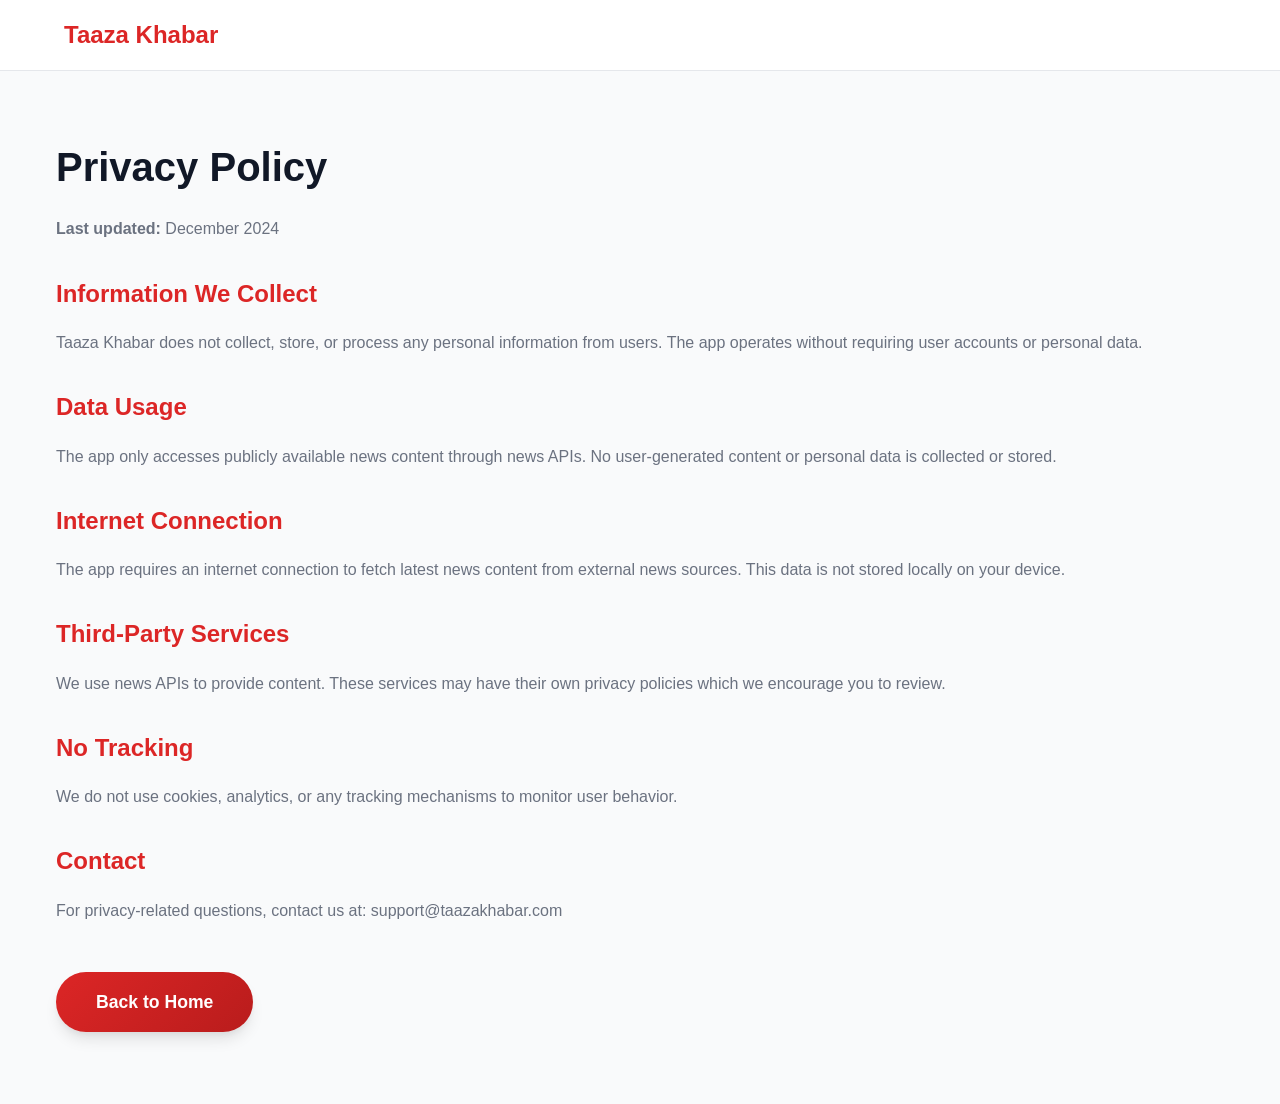
<file: privacy-policy.html>
<!DOCTYPE html>
<html lang="en">
<head>
    <meta charset="UTF-8">
    <meta name="viewport" content="width=device-width, initial-scale=1.0">
    <title>Privacy Policy - Taaza Khabar</title>
    <link rel="stylesheet" href="styles.css">
</head>
<body>
    <header>
        <nav class="navbar">
            <div class="container">
                <div class="nav-brand">
                    <i class="fas fa-newspaper"></i>
                    <span>Taaza Khabar</span>
                </div>
            </div>
        </nav>
    </header>

    <main>
        <section class="legal-content">
            <div class="container">
                <h1>Privacy Policy</h1>
                <p><strong>Last updated:</strong> December 2024</p>

                <h2>Information We Collect</h2>
                <p>Taaza Khabar does not collect, store, or process any personal information from users. The app operates without requiring user accounts or personal data.</p>

                <h2>Data Usage</h2>
                <p>The app only accesses publicly available news content through news APIs. No user-generated content or personal data is collected or stored.</p>

                <h2>Internet Connection</h2>
                <p>The app requires an internet connection to fetch latest news content from external news sources. This data is not stored locally on your device.</p>

                <h2>Third-Party Services</h2>
                <p>We use news APIs to provide content. These services may have their own privacy policies which we encourage you to review.</p>

                <h2>No Tracking</h2>
                <p>We do not use cookies, analytics, or any tracking mechanisms to monitor user behavior.</p>

                <h2>Contact</h2>
                <p>For privacy-related questions, contact us at: support@taazakhabar.com</p>

                <a href="index.html" class="btn-download">Back to Home</a>
            </div>
        </section>
    </main>
</body>
</html>
</file>
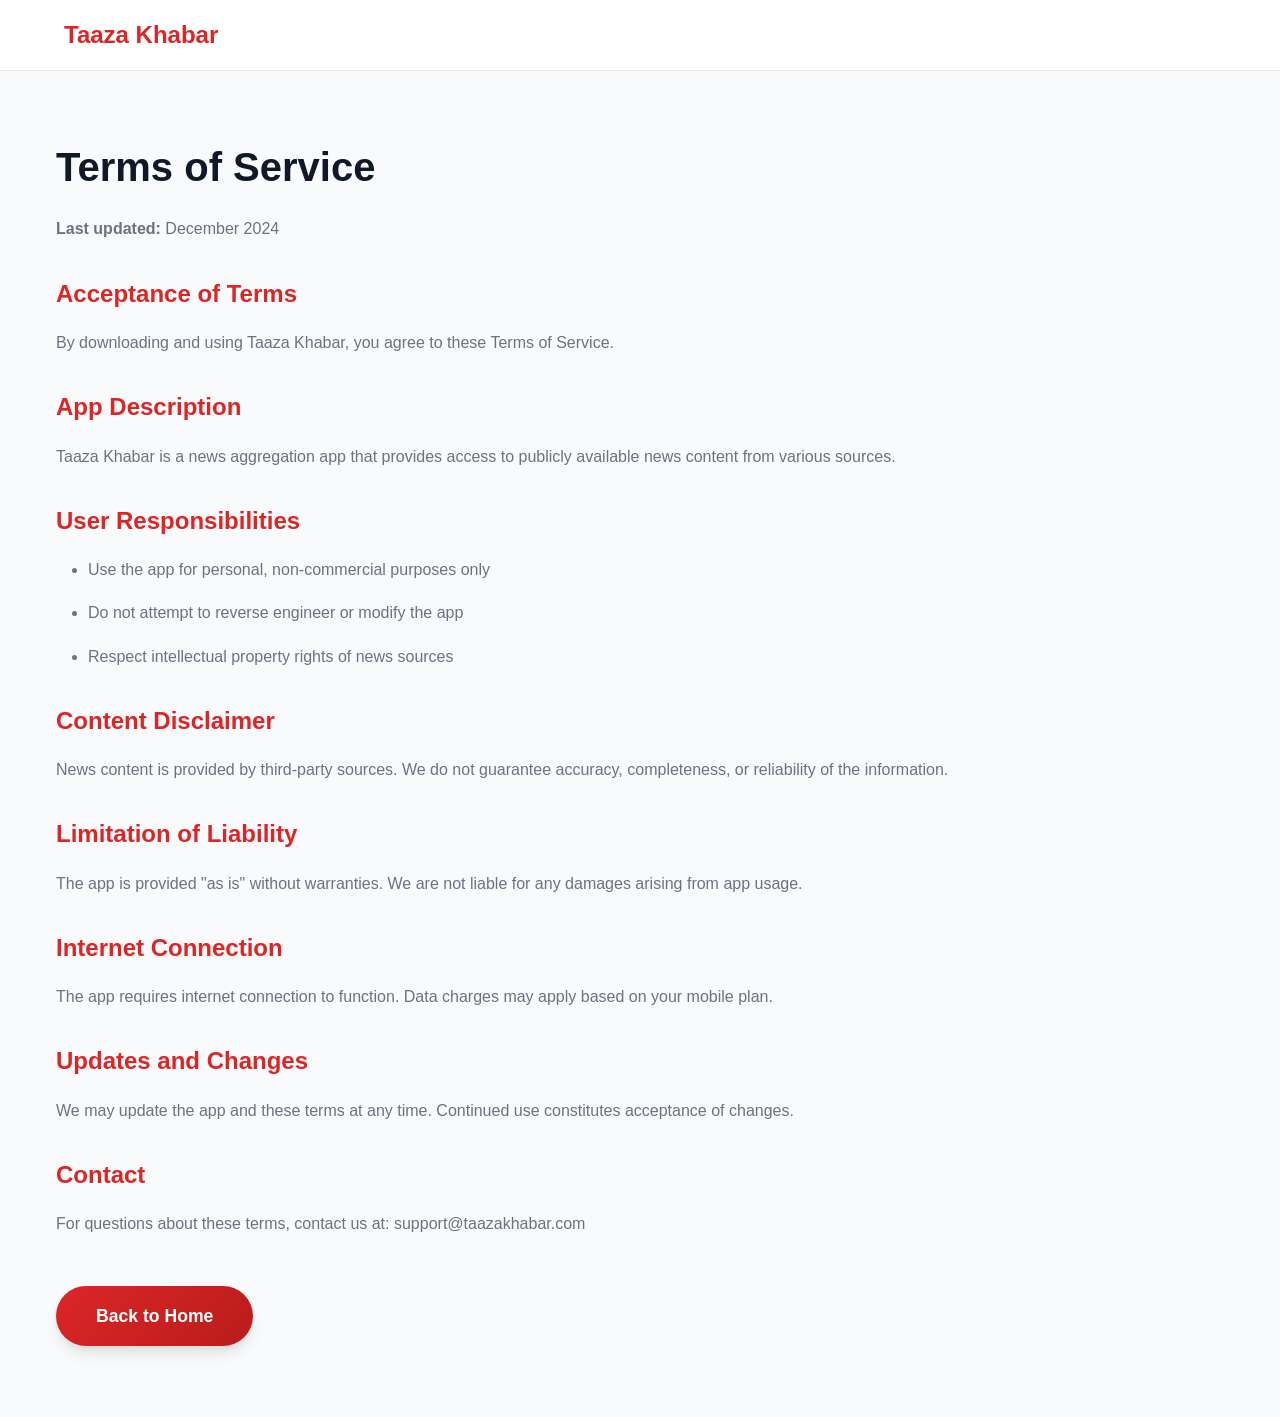
<file: terms-of-service.html>
<!DOCTYPE html>
<html lang="en">
<head>
    <meta charset="UTF-8">
    <meta name="viewport" content="width=device-width, initial-scale=1.0">
    <title>Terms of Service - Taaza Khabar</title>
    <link rel="stylesheet" href="styles.css">
</head>
<body>
    <header>
        <nav class="navbar">
            <div class="container">
                <div class="nav-brand">
                    <i class="fas fa-newspaper"></i>
                    <span>Taaza Khabar</span>
                </div>
            </div>
        </nav>
    </header>

    <main>
        <section class="legal-content">
            <div class="container">
                <h1>Terms of Service</h1>
                <p><strong>Last updated:</strong> December 2024</p>

                <h2>Acceptance of Terms</h2>
                <p>By downloading and using Taaza Khabar, you agree to these Terms of Service.</p>

                <h2>App Description</h2>
                <p>Taaza Khabar is a news aggregation app that provides access to publicly available news content from various sources.</p>

                <h2>User Responsibilities</h2>
                <ul>
                    <li>Use the app for personal, non-commercial purposes only</li>
                    <li>Do not attempt to reverse engineer or modify the app</li>
                    <li>Respect intellectual property rights of news sources</li>
                </ul>

                <h2>Content Disclaimer</h2>
                <p>News content is provided by third-party sources. We do not guarantee accuracy, completeness, or reliability of the information.</p>

                <h2>Limitation of Liability</h2>
                <p>The app is provided "as is" without warranties. We are not liable for any damages arising from app usage.</p>

                <h2>Internet Connection</h2>
                <p>The app requires internet connection to function. Data charges may apply based on your mobile plan.</p>

                <h2>Updates and Changes</h2>
                <p>We may update the app and these terms at any time. Continued use constitutes acceptance of changes.</p>

                <h2>Contact</h2>
                <p>For questions about these terms, contact us at: support@taazakhabar.com</p>

                <a href="index.html" class="btn-download">Back to Home</a>
            </div>
        </section>
    </main>
</body>
</html>
</file>
<file: styles.css>
/* Reset and Base Styles */
* {
    margin: 0;
    padding: 0;
    box-sizing: border-box;
}

:root {
    --primary-red: #dc2626;
    --primary-black: #1f2937;
    --primary-white: #ffffff;
    --text-dark: #111827;
    --text-light: #6b7280;
    --bg-light: #f9fafb;
    --bg-dark: #111827;
    --card-light: #ffffff;
    --card-dark: #1f2937;
    --border-light: #e5e7eb;
    --border-dark: #374151;
    --gradient-primary: linear-gradient(135deg, #dc2626, #b91c1c);
    --gradient-secondary: linear-gradient(135deg, #f3f4f6, #e5e7eb);
    --shadow-light: 0 4px 6px -1px rgba(0, 0, 0, 0.1), 0 2px 4px -1px rgba(0, 0, 0, 0.06);
    --shadow-medium: 0 10px 15px -3px rgba(0, 0, 0, 0.1), 0 4px 6px -2px rgba(0, 0, 0, 0.05);
    --shadow-heavy: 0 25px 50px -12px rgba(0, 0, 0, 0.25);
}

[data-theme="dark"] {
    --text-dark: #f9fafb;
    --text-light: #d1d5db;
    --bg-light: #111827;
    --card-light: #1f2937;
    --border-light: #374151;
    --gradient-secondary: linear-gradient(135deg, #1f2937, #111827);
}

[data-theme="dark"] body {
    background: var(--bg-light) url('data:image/svg+xml,<svg xmlns="http://www.w3.org/2000/svg" viewBox="0 0 100 100"><g fill="%23374151" opacity="0.3"><circle cx="20" cy="20" r="1"/><circle cx="80" cy="20" r="1"/><circle cx="20" cy="80" r="1"/><circle cx="80" cy="80" r="1"/><circle cx="50" cy="50" r="1"/></g></svg>');
}

[data-theme="dark"] .features {
    background: var(--bg-light) url('data:image/svg+xml,<svg xmlns="http://www.w3.org/2000/svg" viewBox="0 0 400 400"><g fill="%23374151" opacity="0.2"><rect x="50" y="50" width="80" height="4" rx="2"/><rect x="50" y="70" width="60" height="3" rx="1.5"/><rect x="50" y="85" width="70" height="3" rx="1.5"/><rect x="200" y="50" width="80" height="4" rx="2"/><rect x="200" y="70" width="60" height="3" rx="1.5"/><rect x="200" y="85" width="70" height="3" rx="1.5"/><rect x="50" y="150" width="80" height="4" rx="2"/><rect x="50" y="170" width="60" height="3" rx="1.5"/><rect x="200" y="150" width="80" height="4" rx="2"/><rect x="200" y="170" width="60" height="3" rx="1.5"/></g></svg>');
}

html {
    scroll-behavior: smooth;
}

body {
    font-family: -apple-system, BlinkMacSystemFont, 'Segoe UI', Roboto, sans-serif;
    line-height: 1.6;
    color: var(--text-dark);
    background: var(--bg-light) url('data:image/svg+xml,<svg xmlns="http://www.w3.org/2000/svg" viewBox="0 0 100 100"><g fill="%23f1f5f9" opacity="0.4"><circle cx="20" cy="20" r="1"/><circle cx="80" cy="20" r="1"/><circle cx="20" cy="80" r="1"/><circle cx="80" cy="80" r="1"/><circle cx="50" cy="50" r="1"/></g></svg>');
    background-attachment: fixed;
    transition: all 0.3s ease;
    overflow-x: hidden;
}

.container {
    max-width: 1200px;
    margin: 0 auto;
    padding: 0 1rem;
}

/* Animations */
@keyframes fadeInUp {
    from {
        opacity: 0;
        transform: translateY(30px);
    }
    to {
        opacity: 1;
        transform: translateY(0);
    }
}

@keyframes bounce {
    0%, 20%, 53%, 80%, 100% {
        transform: translate3d(0,0,0);
    }
    40%, 43% {
        transform: translate3d(0, -15px, 0);
    }
    70% {
        transform: translate3d(0, -7px, 0);
    }
    90% {
        transform: translate3d(0, -2px, 0);
    }
}

@keyframes float {
    0%, 100% {
        transform: translateY(0px);
    }
    50% {
        transform: translateY(-20px);
    }
}

@keyframes pulse {
    0% {
        transform: scale(1);
    }
    50% {
        transform: scale(1.05);
    }
    100% {
        transform: scale(1);
    }
}

@keyframes downloadPulse {
    0% { transform: scale(1); }
    50% { transform: scale(1.1); }
    100% { transform: scale(1); }
}

.btn-download.downloading {
    animation: downloadPulse 0.6s ease-in-out;
}

@keyframes ripple {
    0% {
        transform: scale(0);
        opacity: 1;
    }
    100% {
        transform: scale(4);
        opacity: 0;
    }
}

@keyframes slideInLeft {
    from {
        opacity: 0;
        transform: translateX(-50px);
    }
    to {
        opacity: 1;
        transform: translateX(0);
    }
}

@keyframes slideInRight {
    from {
        opacity: 0;
        transform: translateX(50px);
    }
    to {
        opacity: 1;
        transform: translateX(0);
    }
}

.animate-fade-up {
    animation: fadeInUp 0.8s ease-out forwards;
    opacity: 0;
}

.animate-fade-up:nth-child(2) { animation-delay: 0.2s; }
.animate-fade-up:nth-child(3) { animation-delay: 0.4s; }
.animate-fade-up:nth-child(4) { animation-delay: 0.6s; }

.animate-bounce {
    animation: bounce 2s infinite;
}

/* Header */
.navbar {
    background: rgba(255, 255, 255, 0.95);
    backdrop-filter: blur(10px);
    border-bottom: 1px solid var(--border-light);
    padding: 1rem 0;
    position: sticky;
    top: 0;
    z-index: 100;
    transition: all 0.3s ease;
}

[data-theme="dark"] .navbar {
    background: rgba(31, 41, 55, 0.95);
}

.navbar .container {
    display: flex;
    justify-content: flex-start;
    align-items: center;
}

.nav-brand {
    display: flex;
    align-items: center;
    gap: 0.5rem;
    font-size: 1.5rem;
    font-weight: bold;
    color: var(--primary-red);
    animation: slideInLeft 0.8s ease-out;
}

.nav-brand i {
    font-size: 2rem;
    animation: pulse 2s infinite;
}

.theme-toggle {
    background: none;
    border: 2px solid var(--border-light);
    border-radius: 50%;
    width: 45px;
    height: 45px;
    cursor: pointer;
    color: var(--text-dark);
    transition: all 0.3s ease;
    position: relative;
    overflow: hidden;
    animation: slideInRight 0.8s ease-out;
}

.theme-toggle:hover {
    background: var(--primary-red);
    color: white;
    border-color: var(--primary-red);
    transform: scale(1.1);
}

.theme-toggle i {
    transition: transform 0.3s ease;
}

.theme-toggle:hover i {
    transform: rotate(180deg);
}

/* Hero Section */
.hero {
    background: linear-gradient(135deg, rgba(220, 38, 38, 0.95), rgba(185, 28, 28, 0.95)), 
                url('data:image/svg+xml,<svg xmlns="http://www.w3.org/2000/svg" viewBox="0 0 1200 800"><rect fill="%23f8f9fa" width="1200" height="800"/><g fill="%23e9ecef" opacity="0.3"><rect x="50" y="50" width="300" height="20" rx="10"/><rect x="50" y="90" width="250" height="15" rx="7"/><rect x="50" y="120" width="280" height="15" rx="7"/><rect x="50" y="160" width="200" height="40" rx="5"/><rect x="400" y="50" width="300" height="20" rx="10"/><rect x="400" y="90" width="250" height="15" rx="7"/><rect x="400" y="120" width="280" height="15" rx="7"/><rect x="750" y="50" width="300" height="20" rx="10"/><rect x="750" y="90" width="250" height="15" rx="7"/><rect x="50" y="250" width="350" height="200" rx="10" fill="%23dee2e6"/><rect x="450" y="250" width="350" height="200" rx="10" fill="%23dee2e6"/><rect x="850" y="250" width="300" height="200" rx="10" fill="%23dee2e6"/><circle cx="100" cy="500" r="30" fill="%23adb5bd"/><rect x="150" y="480" width="200" height="15" rx="7"/><rect x="150" y="505" width="150" height="12" rx="6"/><circle cx="450" cy="500" r="30" fill="%23adb5bd"/><rect x="500" y="480" width="200" height="15" rx="7"/><rect x="500" y="505" width="150" height="12" rx="6"/><rect x="50" y="600" width="1100" height="2" fill="%23dee2e6"/><rect x="50" y="650" width="300" height="15" rx="7"/><rect x="400" y="650" width="250" height="15" rx="7"/><rect x="700" y="650" width="200" height="15" rx="7"/></g></svg>');
    background-size: cover;
    background-position: center;
    background-attachment: fixed;
    color: white;
    padding: 6rem 0;
    text-align: center;
    position: relative;
    overflow: hidden;
    min-height: 100vh;
    display: flex;
    align-items: center;
}

.hero-bg {
    position: absolute;
    top: 0;
    left: 0;
    right: 0;
    bottom: 0;
    background: url('data:image/svg+xml,<svg xmlns="http://www.w3.org/2000/svg" viewBox="0 0 1000 1000"><g fill="%23ffffff" opacity="0.05"><path d="M100,100 L200,100 L200,150 L100,150 Z"/><path d="M100,170 L300,170 L300,180 L100,180 Z"/><path d="M100,190 L250,190 L250,200 L100,200 Z"/><path d="M400,100 L500,100 L500,150 L400,150 Z"/><path d="M400,170 L600,170 L600,180 L400,180 Z"/><circle cx="150" cy="300" r="20"/><path d="M200,280 L400,280 L400,290 L200,290 Z"/><path d="M200,300 L350,300 L350,310 L200,310 Z"/></g></svg>');
    animation: float 6s ease-in-out infinite;
}

.hero-content {
    max-width: 600px;
    margin: 0 auto;
    position: relative;
    z-index: 2;
}

.app-logo {
    font-size: 5rem;
    margin-bottom: 1.5rem;
    position: relative;
}

.app-logo::after {
    content: '';
    position: absolute;
    top: 50%;
    left: 50%;
    transform: translate(-50%, -50%);
    width: 120px;
    height: 120px;
    background: rgba(255, 255, 255, 0.1);
    border-radius: 50%;
    z-index: -1;
    animation: pulse 3s infinite;
}

.hero h1 {
    font-size: 4rem;
    font-weight: 900;
    margin-bottom: 1rem;
    background: linear-gradient(45deg, #ffffff, #f3f4f6);
    -webkit-background-clip: text;
    -webkit-text-fill-color: transparent;
    background-clip: text;
}

.tagline {
    font-size: 1.5rem;
    margin-bottom: 3rem;
    opacity: 0.95;
    font-weight: 300;
}

.btn-primary {
    background: white;
    color: var(--primary-red);
    border: none;
    padding: 1.2rem 3rem;
    font-size: 1.2rem;
    font-weight: bold;
    border-radius: 50px;
    cursor: pointer;
    display: inline-flex;
    align-items: center;
    gap: 0.8rem;
    transition: all 0.4s cubic-bezier(0.175, 0.885, 0.32, 1.275);
    position: relative;
    overflow: hidden;
    box-shadow: var(--shadow-heavy);
}

.btn-primary:hover {
    transform: translateY(-5px) scale(1.05);
    box-shadow: 0 20px 40px rgba(0,0,0,0.3);
}

.btn-primary:active {
    transform: translateY(-2px) scale(1.02);
}

.btn-ripple {
    position: absolute;
    border-radius: 50%;
    background: rgba(220, 38, 38, 0.3);
    transform: scale(0);
    pointer-events: none;
}

.btn-primary.ripple .btn-ripple {
    animation: ripple 0.6s linear;
}

.floating-elements {
    position: absolute;
    top: 0;
    left: 0;
    right: 0;
    bottom: 0;
    pointer-events: none;
    z-index: 1;
}

.float-icon {
    position: absolute;
    font-size: 2rem;
    color: rgba(255, 255, 255, 0.1);
    animation: float 4s ease-in-out infinite;
}

.float-icon:nth-child(1) {
    top: 20%;
    left: 10%;
    animation-delay: 0s;
}

.float-icon:nth-child(2) {
    top: 60%;
    right: 15%;
    animation-delay: 1s;
}

.float-icon:nth-child(3) {
    bottom: 30%;
    left: 20%;
    animation-delay: 2s;
}

/* Section Titles */
.section-title {
    text-align: center;
    font-size: 3rem;
    font-weight: 800;
    margin-bottom: 4rem;
    color: var(--text-dark);
    position: relative;
    display: inline-block;
    width: 100%;
}

.section-title::after {
    content: '';
    position: absolute;
    bottom: -10px;
    left: 50%;
    transform: translateX(-50%);
    width: 80px;
    height: 4px;
    background: var(--gradient-primary);
    border-radius: 2px;
}

/* Download Section */
.download-section {
    padding: 6rem 0;
    background: var(--card-light);
    position: relative;
}

.download-options {
    display: flex;
    justify-content: center;
    max-width: 450px;
    margin: 0 auto;
}

.download-card {
    background: var(--bg-light);
    border: 1px solid var(--border-light);
    border-radius: 20px;
    padding: 3rem 2rem;
    text-align: center;
    transition: all 0.4s cubic-bezier(0.175, 0.885, 0.32, 1.275);
    position: relative;
    overflow: hidden;
}

.download-card:hover {
    transform: translateY(-10px) scale(1.02);
    box-shadow: var(--shadow-heavy);
    border-color: var(--primary-red);
}

.card-icon {
    font-size: 4rem;
    color: var(--primary-red);
    margin-bottom: 1.5rem;
    transition: all 0.3s ease;
}

.download-card:hover .card-icon {
    transform: scale(1.2) rotate(5deg);
}

.download-card h3 {
    font-size: 1.8rem;
    margin-bottom: 1rem;
    color: var(--text-dark);
    font-weight: 700;
}

.app-info {
    color: var(--text-light);
    margin-bottom: 2rem;
    font-size: 1rem;
    line-height: 1.5;
}

.btn-download {
    background: var(--gradient-primary);
    color: white;
    border: none;
    padding: 1rem 2.5rem;
    border-radius: 50px;
    font-weight: bold;
    font-size: 1.1rem;
    cursor: pointer;
    display: inline-flex;
    align-items: center;
    gap: 0.8rem;
    text-decoration: none;
    transition: all 0.4s cubic-bezier(0.175, 0.885, 0.32, 1.275);
    position: relative;
    overflow: hidden;
    box-shadow: var(--shadow-medium);
    z-index: 10;
    pointer-events: auto;
}

.btn-download:hover {
    transform: translateY(-3px) scale(1.05);
    box-shadow: var(--shadow-heavy);
}

.btn-download.ripple .btn-ripple {
    animation: ripple 0.6s linear;
}

.card-glow {
    position: absolute;
    top: -50%;
    left: -50%;
    width: 200%;
    height: 200%;
    background: radial-gradient(circle, rgba(220, 38, 38, 0.1) 0%, transparent 70%);
    opacity: 0;
    transition: opacity 0.3s ease;
}

.download-card:hover .card-glow {
    opacity: 1;
}

/* Features Section */
.features {
    padding: 6rem 0;
    background: var(--bg-light) url('data:image/svg+xml,<svg xmlns="http://www.w3.org/2000/svg" viewBox="0 0 400 400"><g fill="%23e2e8f0" opacity="0.2"><rect x="50" y="50" width="80" height="4" rx="2"/><rect x="50" y="70" width="60" height="3" rx="1.5"/><rect x="50" y="85" width="70" height="3" rx="1.5"/><rect x="200" y="50" width="80" height="4" rx="2"/><rect x="200" y="70" width="60" height="3" rx="1.5"/><rect x="200" y="85" width="70" height="3" rx="1.5"/><rect x="50" y="150" width="80" height="4" rx="2"/><rect x="50" y="170" width="60" height="3" rx="1.5"/><rect x="200" y="150" width="80" height="4" rx="2"/><rect x="200" y="170" width="60" height="3" rx="1.5"/></g></svg>');
    background-attachment: fixed;
    position: relative;
}

.features::before {
    content: '';
    position: absolute;
    top: 0;
    left: 0;
    right: 0;
    height: 100px;
    background: linear-gradient(to bottom, var(--card-light), transparent);
}

.features-grid {
    display: grid;
    grid-template-columns: repeat(auto-fit, minmax(280px, 1fr));
    gap: 2.5rem;
}

.feature-card {
    background: var(--card-light);
    border: 1px solid var(--border-light);
    border-radius: 20px;
    padding: 3rem 2rem;
    text-align: center;
    transition: all 0.4s cubic-bezier(0.175, 0.885, 0.32, 1.275);
    position: relative;
    overflow: hidden;
}

.feature-card:hover {
    transform: translateY(-8px) scale(1.02);
    box-shadow: var(--shadow-heavy);
    border-color: var(--primary-red);
}

.feature-icon {
    font-size: 4rem;
    color: var(--primary-red);
    margin-bottom: 1.5rem;
    transition: all 0.4s ease;
    position: relative;
    display: inline-block;
}

.feature-icon::after {
    content: '';
    position: absolute;
    top: 50%;
    left: 50%;
    transform: translate(-50%, -50%);
    width: 80px;
    height: 80px;
    background: rgba(220, 38, 38, 0.1);
    border-radius: 50%;
    z-index: -1;
    transition: all 0.3s ease;
}

.feature-card:hover .feature-icon {
    transform: scale(1.2) rotate(10deg);
}

.feature-card:hover .feature-icon::after {
    transform: translate(-50%, -50%) scale(1.5);
    background: rgba(220, 38, 38, 0.2);
}

.feature-card h3 {
    font-size: 1.5rem;
    margin-bottom: 1rem;
    color: var(--text-dark);
    font-weight: 700;
}

.feature-card p {
    color: var(--text-light);
    line-height: 1.7;
    font-size: 1rem;
}

.feature-hover {
    position: absolute;
    top: 0;
    left: -100%;
    width: 100%;
    height: 100%;
    background: linear-gradient(90deg, transparent, rgba(220, 38, 38, 0.1), transparent);
    transition: left 0.5s ease;
}

.feature-card:hover .feature-hover {
    left: 100%;
}

/* Screenshots Section */
.screenshots {
    padding: 6rem 0;
    background: var(--card-light);
    position: relative;
}

.screenshots::before {
    content: '';
    position: absolute;
    top: 0;
    left: 0;
    right: 0;
    height: 100px;
    background: linear-gradient(to bottom, var(--bg-light), transparent);
}

.screenshots-grid {
    display: grid;
    grid-template-columns: repeat(auto-fit, minmax(180px, 1fr));
    gap: 2rem;
    max-width: 500px;
    margin: 0 auto;
}

.screenshot-placeholder img {
    width: 100%;
    height: 100%;
    object-fit: contain;
    border-radius: 18px;
}

.screenshot-fallback {
    width: 100%;
    height: 100%;
    display: flex;
    flex-direction: column;
    justify-content: center;
    align-items: center;
}

.screenshot-placeholder {
    background: var(--bg-light);
    border: 2px dashed var(--border-light);
    border-radius: 20px;
    padding: 0;
    text-align: center;
    aspect-ratio: 9/16;
    display: flex;
    flex-direction: column;
    justify-content: center;
    align-items: center;
    transition: all 0.4s cubic-bezier(0.175, 0.885, 0.32, 1.275);
    position: relative;
    overflow: hidden;
}

.screenshot-placeholder:hover {
    border-color: var(--primary-red);
    background: rgba(220, 38, 38, 0.05);
    transform: translateY(-5px) scale(1.02);
    box-shadow: var(--shadow-medium);
}

.screenshot-icon {
    font-size: 3.5rem;
    color: var(--text-light);
    margin-bottom: 1.5rem;
    transition: all 0.3s ease;
}

.screenshot-placeholder:hover .screenshot-icon {
    color: var(--primary-red);
    transform: scale(1.2);
}

.screenshot-placeholder p {
    color: var(--text-light);
    font-weight: 600;
    font-size: 1.1rem;
    transition: color 0.3s ease;
}

.screenshot-placeholder:hover p {
    color: var(--primary-red);
}

.screenshot-overlay {
    position: absolute;
    top: 0;
    left: 0;
    right: 0;
    bottom: 0;
    background: linear-gradient(45deg, transparent 30%, rgba(220, 38, 38, 0.1) 50%, transparent 70%);
    opacity: 0;
    transition: opacity 0.3s ease;
}

.screenshot-placeholder:hover .screenshot-overlay {
    opacity: 1;
}

/* Installation Guide */
.install-guide {
    padding: 3rem 0;
    background: var(--bg-light);
    position: relative;
}

.install-guide::before {
    content: '';
    position: absolute;
    top: 0;
    left: 0;
    right: 0;
    height: 100px;
    background: linear-gradient(to bottom, var(--card-light), transparent);
}

.install-guide .section-title {
    font-size: 2rem;
    margin-bottom: 2rem;
}

.steps {
    max-width: 600px;
    margin: 0 auto;
    position: relative;
}

.step {
    display: flex;
    align-items: flex-start;
    gap: 1rem;
    margin-bottom: 1.5rem;
    padding: 1rem;
    background: var(--card-light);
    border-radius: 12px;
    border: 1px solid var(--border-light);
    transition: all 0.4s cubic-bezier(0.175, 0.885, 0.32, 1.275);
    position: relative;
    overflow: hidden;
}

.step:hover {
    transform: translateX(5px);
    box-shadow: var(--shadow-medium);
    border-color: var(--primary-red);
}

.step-number {
    background: var(--gradient-primary);
    color: white;
    width: 30px;
    height: 30px;
    border-radius: 50%;
    display: flex;
    align-items: center;
    justify-content: center;
    font-weight: bold;
    font-size: 0.9rem;
    flex-shrink: 0;
    position: relative;
    transition: all 0.3s ease;
}

.step:hover .step-number {
    transform: scale(1.1);
    box-shadow: 0 0 15px rgba(220, 38, 38, 0.4);
}

.step-content h3 {
    font-size: 1rem;
    margin-bottom: 0.3rem;
    color: var(--text-dark);
    font-weight: 600;
}

.step-content p {
    color: var(--text-light);
    line-height: 1.5;
    font-size: 0.9rem;
}

.step-connector {
    position: absolute;
    left: 29px;
    bottom: -12px;
    width: 2px;
    height: 12px;
    background: linear-gradient(to bottom, var(--primary-red), transparent);
}

.step:last-child .step-connector {
    display: none;
}

@media (max-width: 768px) {
    .step {
        flex-direction: column;
        text-align: center;
        gap: 1rem;
    }
    
    .step-connector {
        display: none;
    }
}

/* Footer */
.footer {
    background: var(--primary-black);
    color: white;
    padding: 3rem 0 1rem;
}

.footer-content {
    display: grid;
    grid-template-columns: repeat(auto-fit, minmax(250px, 1fr));
    gap: 2rem;
    margin-bottom: 2rem;
}

.footer-section h3 {
    margin-bottom: 1rem;
    color: white;
}

.footer-section p {
    color: #d1d5db;
    line-height: 1.6;
}

.footer-section ul {
    list-style: none;
}

.footer-section ul li {
    margin-bottom: 0.5rem;
}

.footer-section ul li a {
    color: #d1d5db;
    text-decoration: none;
    transition: color 0.3s ease;
}

.footer-section ul li a:hover {
    color: var(--primary-red);
}

.social-icons {
    display: flex;
    gap: 1rem;
    margin-top: 1rem;
}

.social-icons a {
    color: #d1d5db;
    font-size: 1.5rem;
    transition: color 0.3s ease;
}

.social-icons a:hover {
    color: var(--primary-red);
}

.footer-bottom {
    border-top: 1px solid #374151;
    padding-top: 1rem;
    text-align: center;
    color: #9ca3af;
}

/* Legal Content Pages */
.legal-content {
    padding: 4rem 0;
    background: var(--bg-light);
    min-height: 80vh;
}

.legal-content h1 {
    font-size: 2.5rem;
    color: var(--text-dark);
    margin-bottom: 1rem;
}

.legal-content h2 {
    font-size: 1.5rem;
    color: var(--primary-red);
    margin: 2rem 0 1rem 0;
}

.legal-content p, .legal-content li {
    color: var(--text-light);
    line-height: 1.7;
    margin-bottom: 1rem;
}

.legal-content ul {
    margin-left: 2rem;
    margin-bottom: 1.5rem;
}

.legal-content .btn-download {
    margin-top: 2rem;
    display: inline-block;
}
@media (max-width: 768px) {
    .hero {
        padding: 4rem 0;
        min-height: 80vh;
    }
    
    .hero h1 {
        font-size: 2.5rem;
    }
    
    .tagline {
        font-size: 1.2rem;
    }
    
    .app-logo {
        font-size: 3.5rem;
    }
    
    .section-title {
        font-size: 2.2rem;
    }
    
    .download-options {
        grid-template-columns: 1fr;
        gap: 2rem;
    }
    
    .features-grid {
        grid-template-columns: 1fr;
    }
    
    .screenshots-grid {
        grid-template-columns: repeat(2, 1fr);
    }
    
    .footer-content {
        grid-template-columns: 1fr;
        text-align: center;
    }
    
    .floating-elements {
        display: none;
    }
}

@media (max-width: 480px) {
    .container {
        padding: 0 0.5rem;
    }
    
    .hero {
        padding: 3rem 0;
    }
    
    .hero h1 {
        font-size: 2rem;
    }
    
    .section-title {
        font-size: 1.8rem;
    }
    
    .download-section,
    .features,
    .screenshots,
    .install-guide {
        padding: 3rem 0;
    }
    
    .screenshots-grid {
        grid-template-columns: 1fr;
    }
    
    .download-card,
    .feature-card {
        padding: 2rem 1.5rem;
    }
}
</file>
